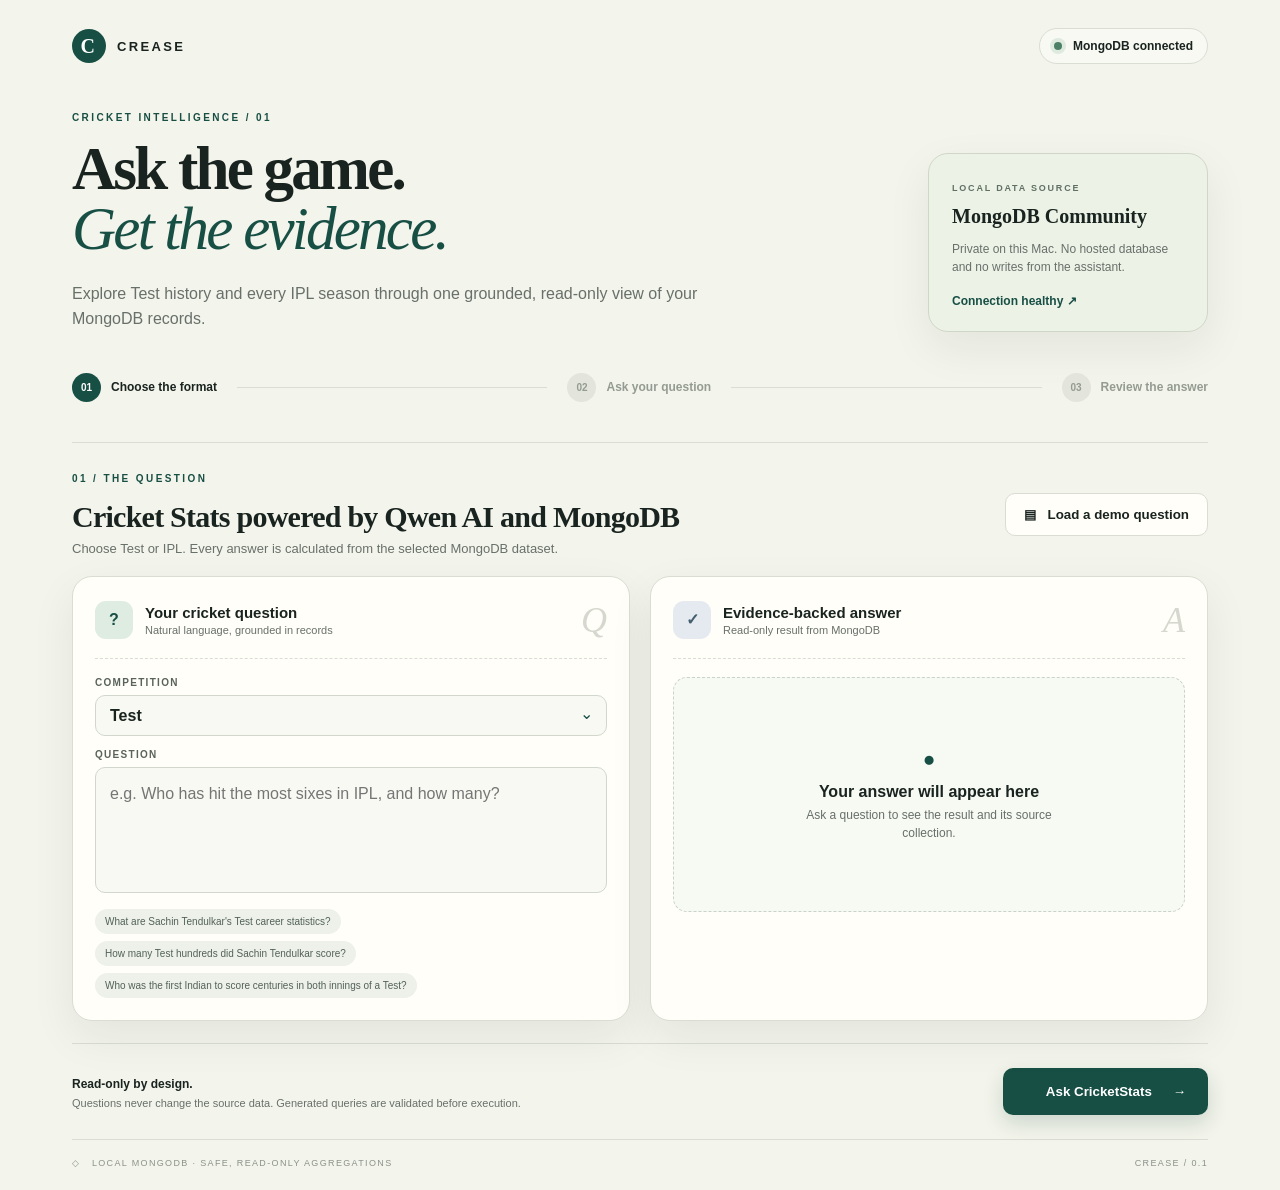
<file: src/cricketstats/web_static/index.html>
<!doctype html>
<html lang="en">
<head>
  <meta charset="utf-8">
  <meta name="viewport" content="width=device-width,initial-scale=1">
  <meta name="theme-color" content="#f3f4eb">
  <title>Crease — Cricket intelligence</title>
  <link rel="stylesheet" href="styles.css">
</head>
<body>
  <main class="shell">
    <nav>
      <a class="brand" href="#"><span class="brand-mark">C</span><span>CREASE</span></a>
      <div class="status"><span class="status-dot"></span> MongoDB connected</div>
    </nav>

    <section class="hero">
      <div>
        <p class="eyebrow">CRICKET INTELLIGENCE / 01</p>
        <h1>Ask the game.<br><em>Get the evidence.</em></h1>
        <p class="lede">Explore Test history and every IPL season through one grounded, read-only view of your MongoDB records.</p>
      </div>
      <aside class="connection-card">
        <span>LOCAL DATA SOURCE</span>
        <strong>MongoDB Community</strong>
        <p>Private on this Mac. No hosted database and no writes from the assistant.</p>
        <div>Connection healthy ↗</div>
      </aside>
    </section>

    <div class="steps" aria-label="Workflow">
      <div class="step active"><b>01</b><span>Choose the format</span></div>
      <div class="line"></div>
      <div class="step"><b>02</b><span>Ask your question</span></div>
      <div class="line"></div>
      <div class="step"><b>03</b><span>Review the answer</span></div>
    </div>

    <section class="workspace">
      <header class="section-head">
        <div><p class="eyebrow">01 / THE QUESTION</p><h2>Cricket Stats powered by Qwen AI and MongoDB</h2><p>Choose Test or IPL. Every answer is calculated from the selected MongoDB dataset.</p></div>
        <button class="demo-button" id="loadDemo">▤ &nbsp; Load a demo question</button>
      </header>

      <div class="cards">
        <article class="card question-card">
          <div class="card-title"><span class="icon green">?</span><div><strong>Your cricket question</strong><small>Natural language, grounded in records</small></div><span class="letter">Q</span></div>
          <label for="format">Competition</label>
          <div class="select-wrap"><select id="format"><option>Test</option><option>IPL</option></select></div>
          <label for="question">Question</label>
          <textarea id="question" rows="4" placeholder="e.g. Who has hit the most sixes in IPL, and how many?"></textarea>
          <div class="suggestions" id="suggestions"></div>
        </article>

        <article class="card answer-card" aria-live="polite">
          <div class="card-title"><span class="icon blue">✓</span><div><strong>Evidence-backed answer</strong><small>Read-only result from MongoDB</small></div><span class="letter">A</span></div>
          <div class="answer-empty" id="emptyState"><span class="ball">●</span><strong>Your answer will appear here</strong><p>Ask a question to see the result and its source collection.</p></div>
          <div class="answer-result hidden" id="resultState"><p class="answer-label">ANSWER</p><h3 id="answerText"></h3><div class="evidence"><span id="sourceText"></span><button id="detailsButton">View query details</button></div><pre id="queryDetails" class="hidden"></pre></div>
          <div class="loading hidden" id="loading"><span></span><span></span><span></span><p>Reading the scorebook…</p></div>
        </article>
      </div>

      <footer class="action-row">
        <div><strong>Read-only by design.</strong><p>Questions never change the source data. Generated queries are validated before execution.</p></div>
        <button id="askButton">Ask CricketStats <span>→</span></button>
      </footer>
    </section>
    <footer class="page-footer"><span>◇ &nbsp; LOCAL MONGODB · SAFE, READ-ONLY AGGREGATIONS</span><span>CREASE / 0.1</span></footer>
  </main>
  <script src="app.js"></script>
</body>
</html>
</file>
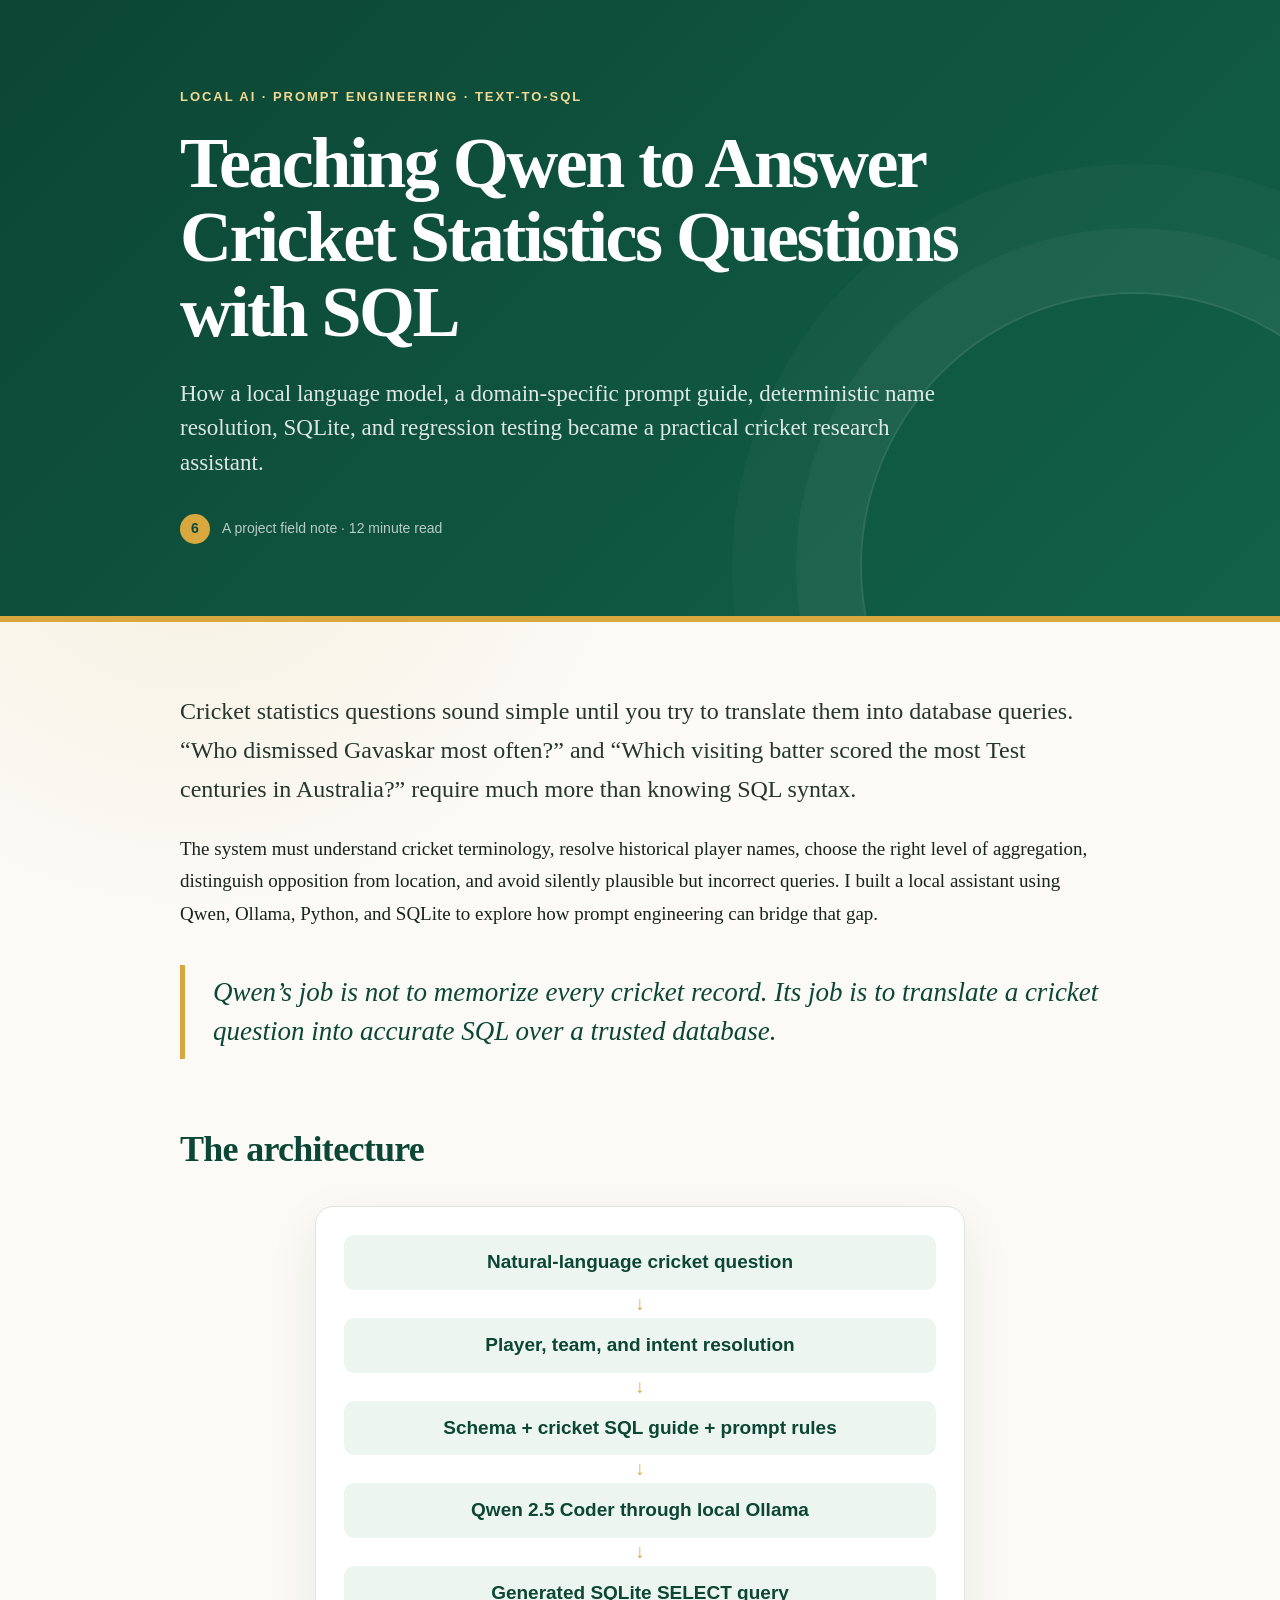
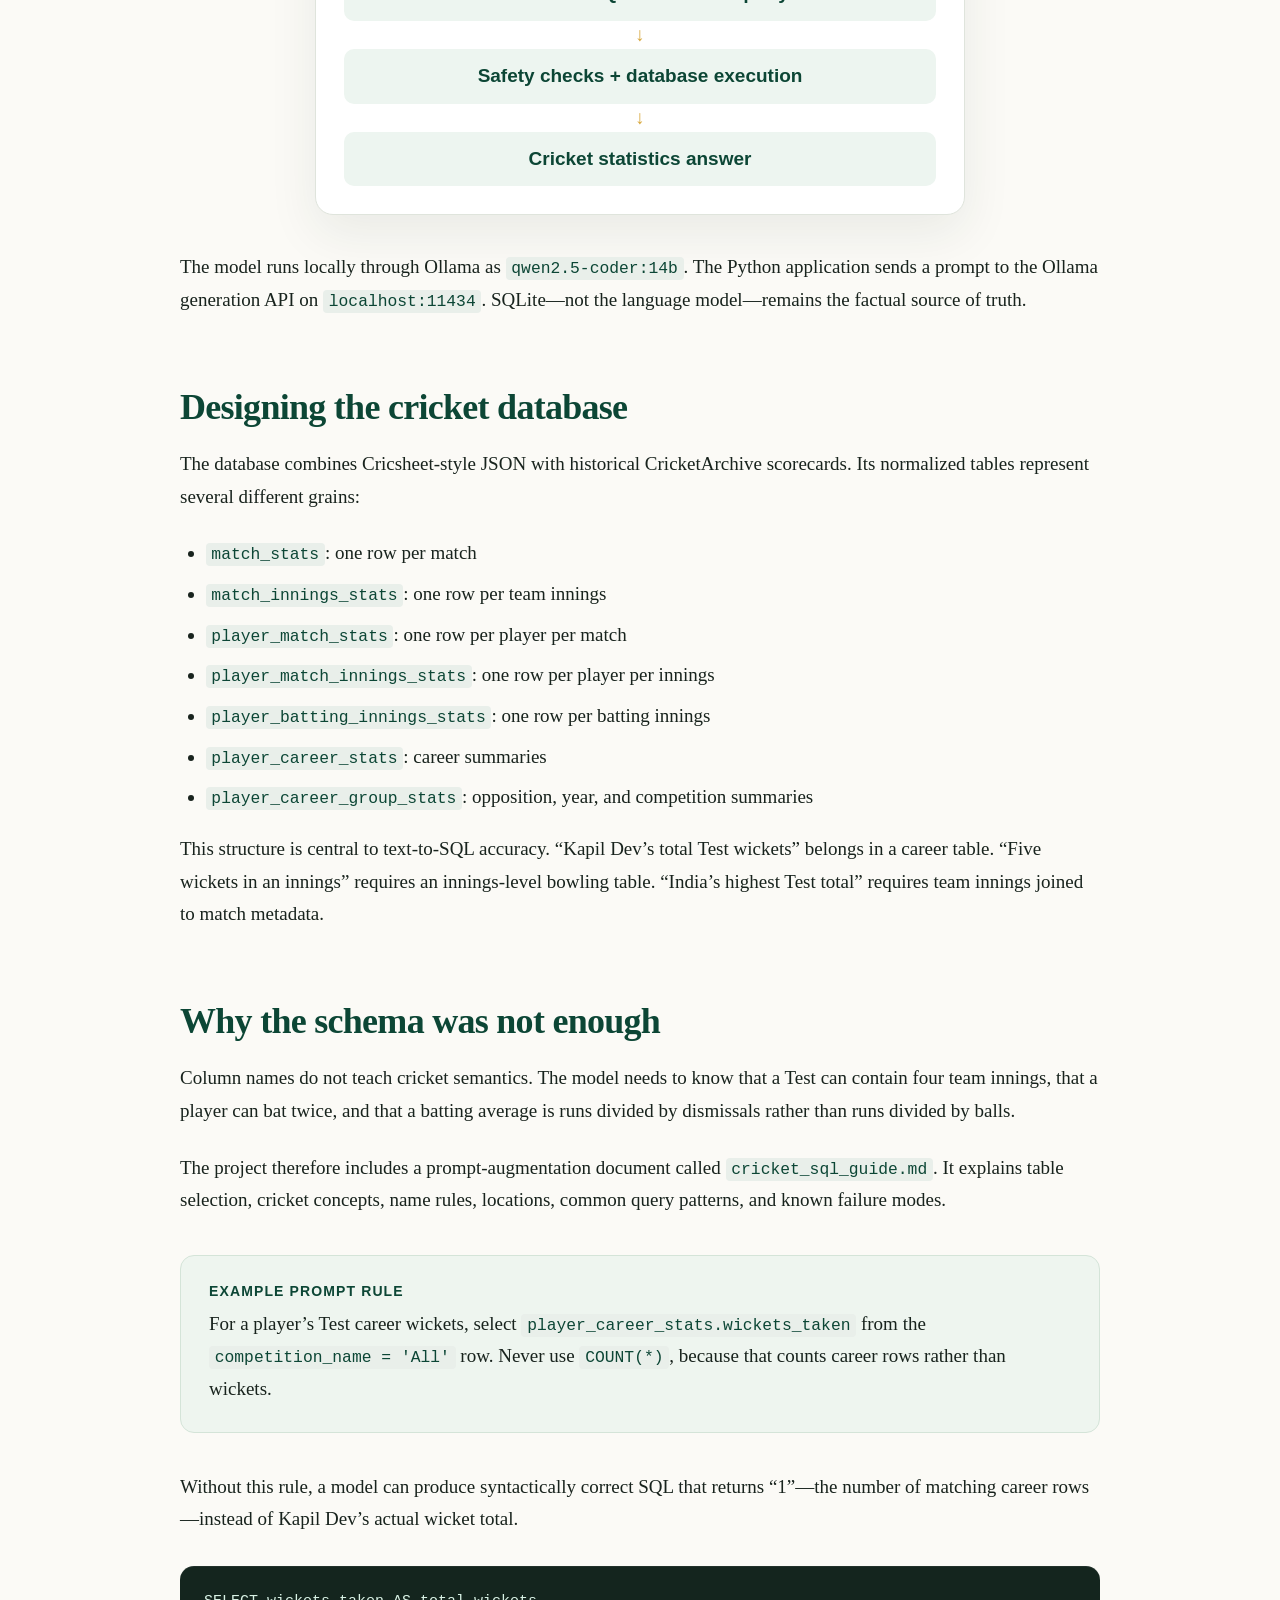
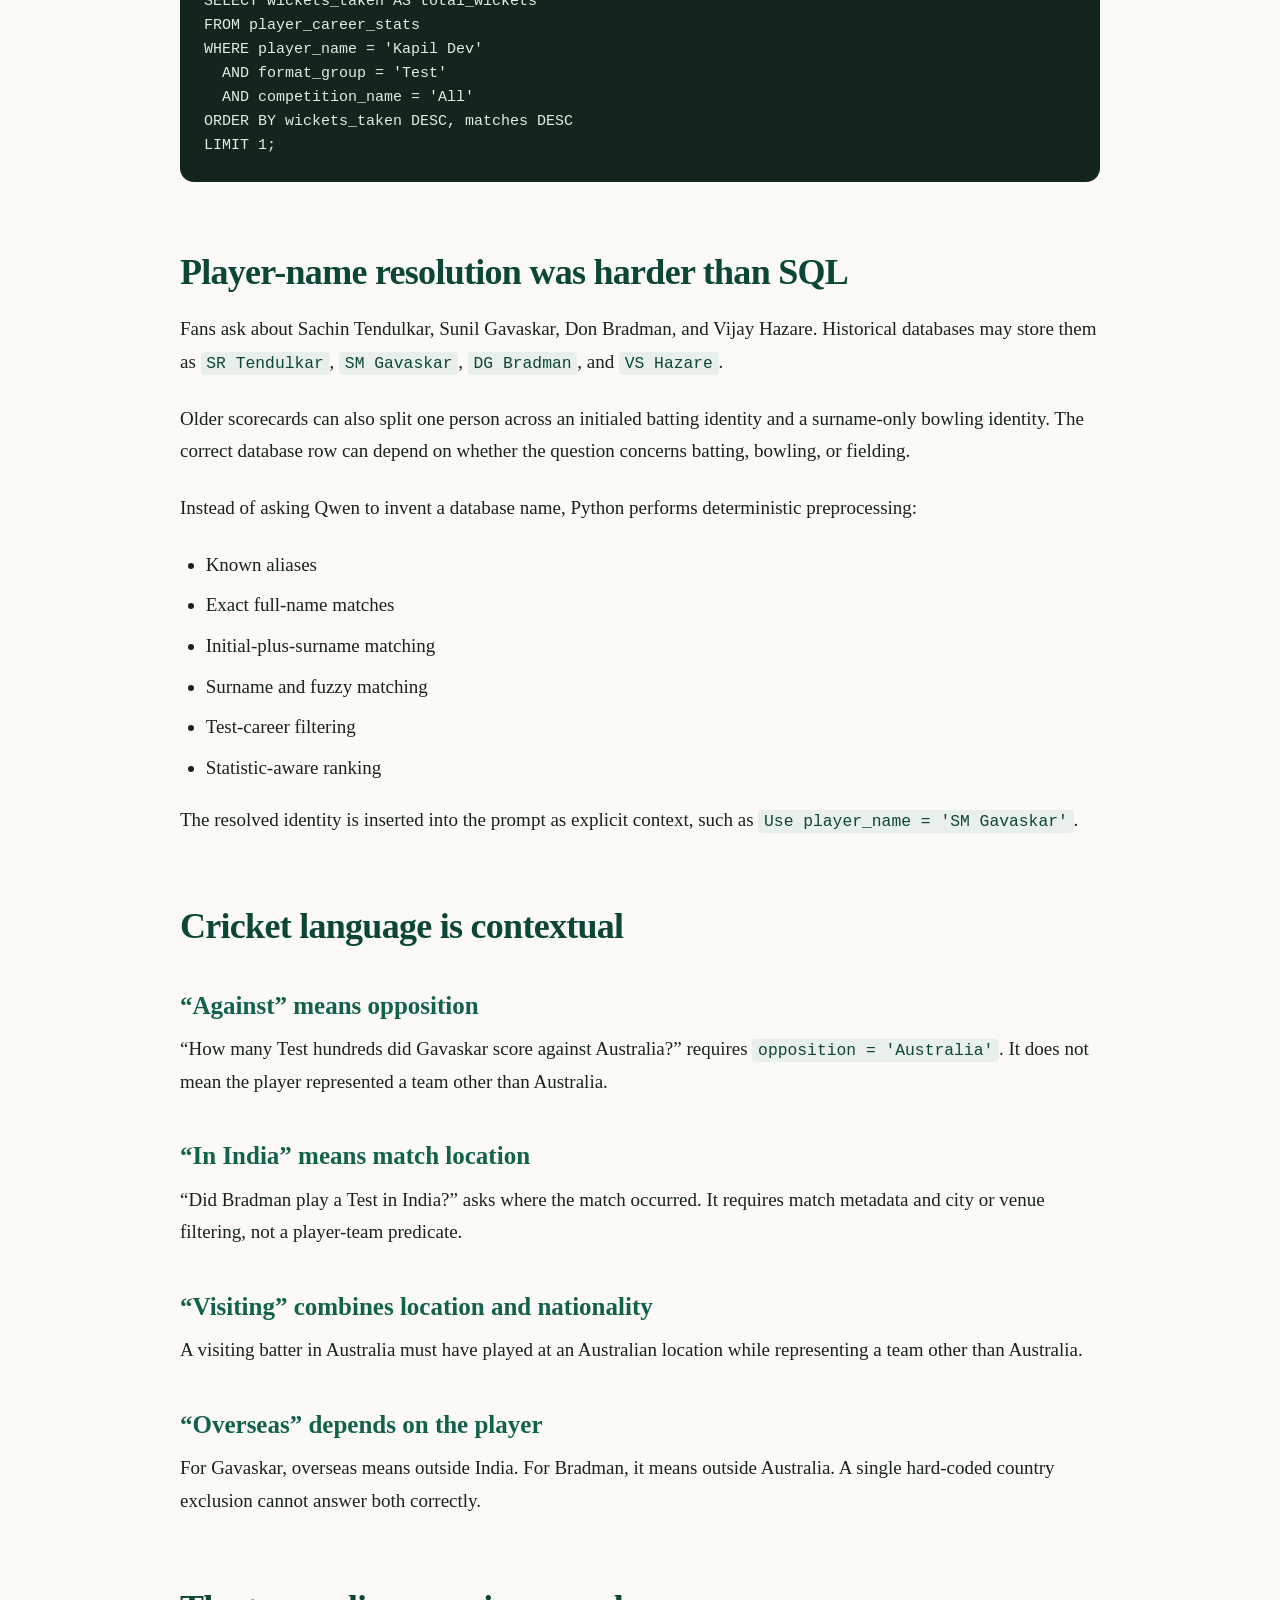
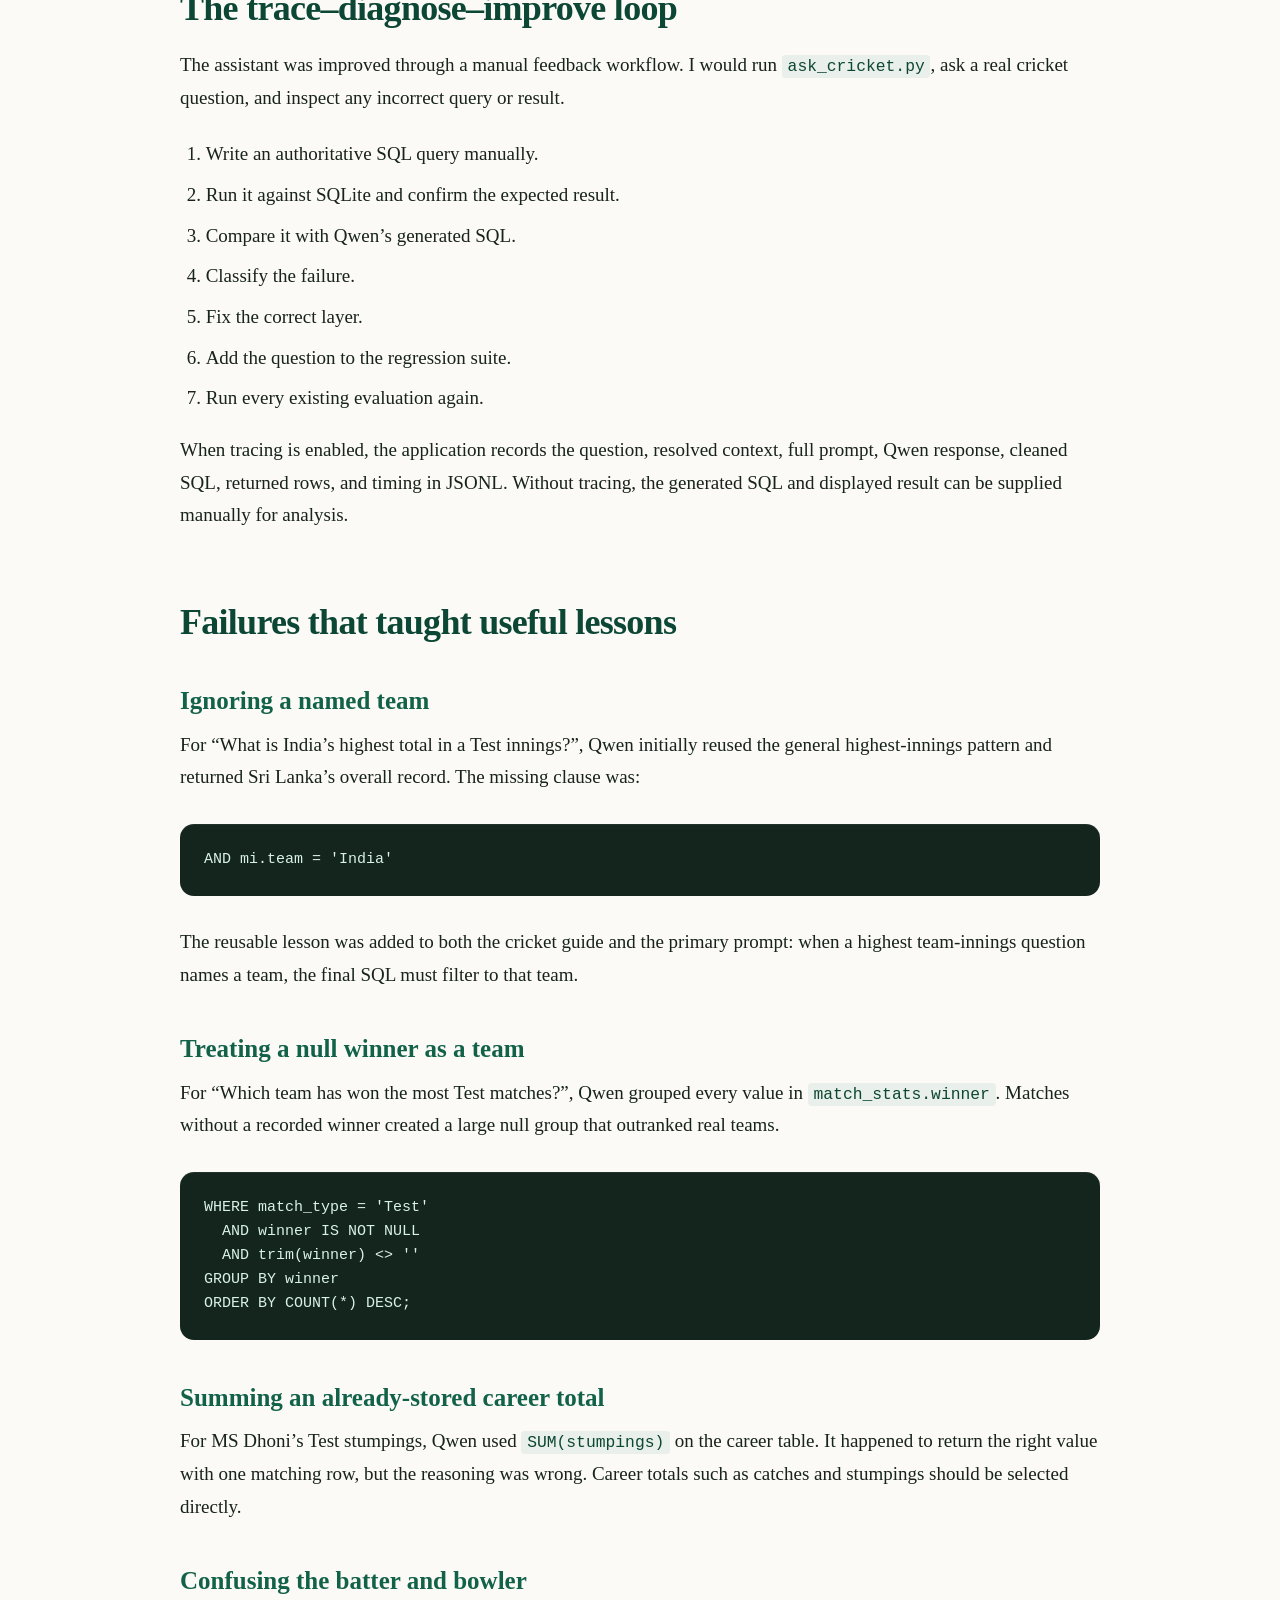
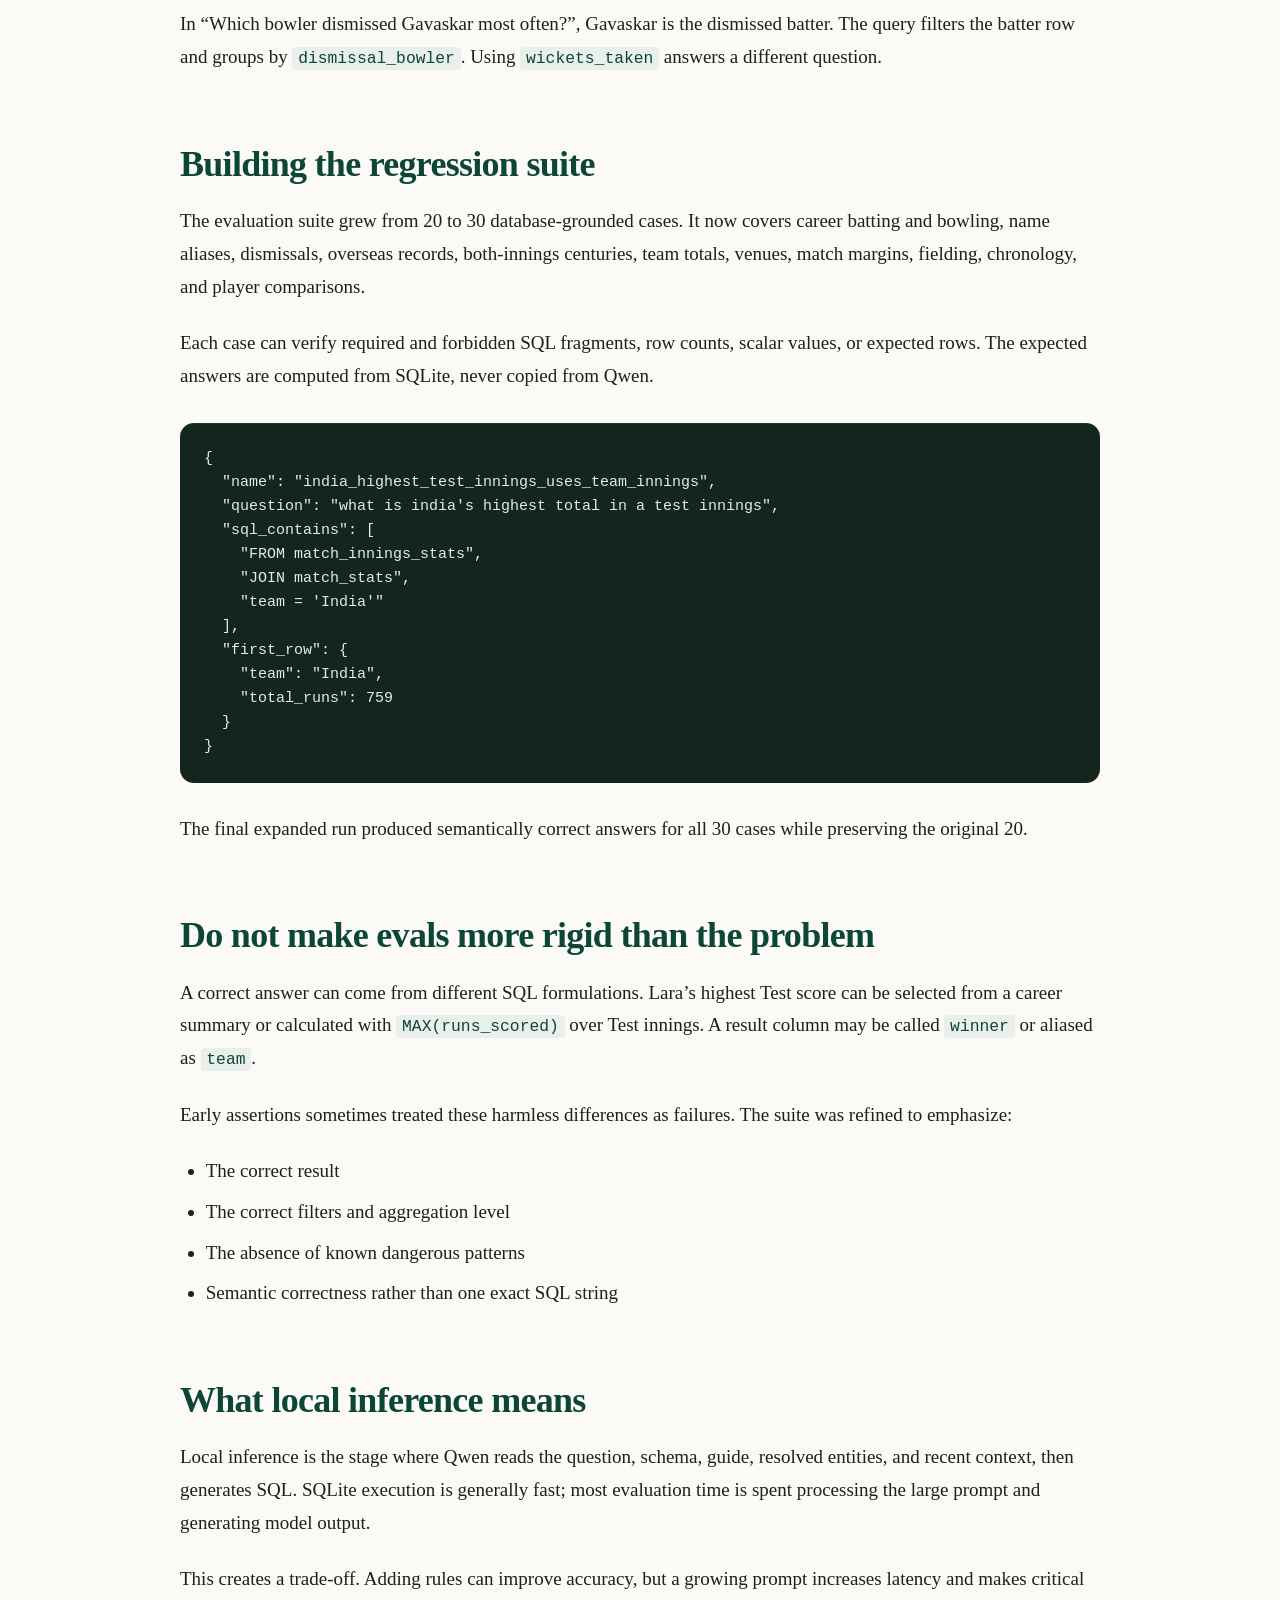
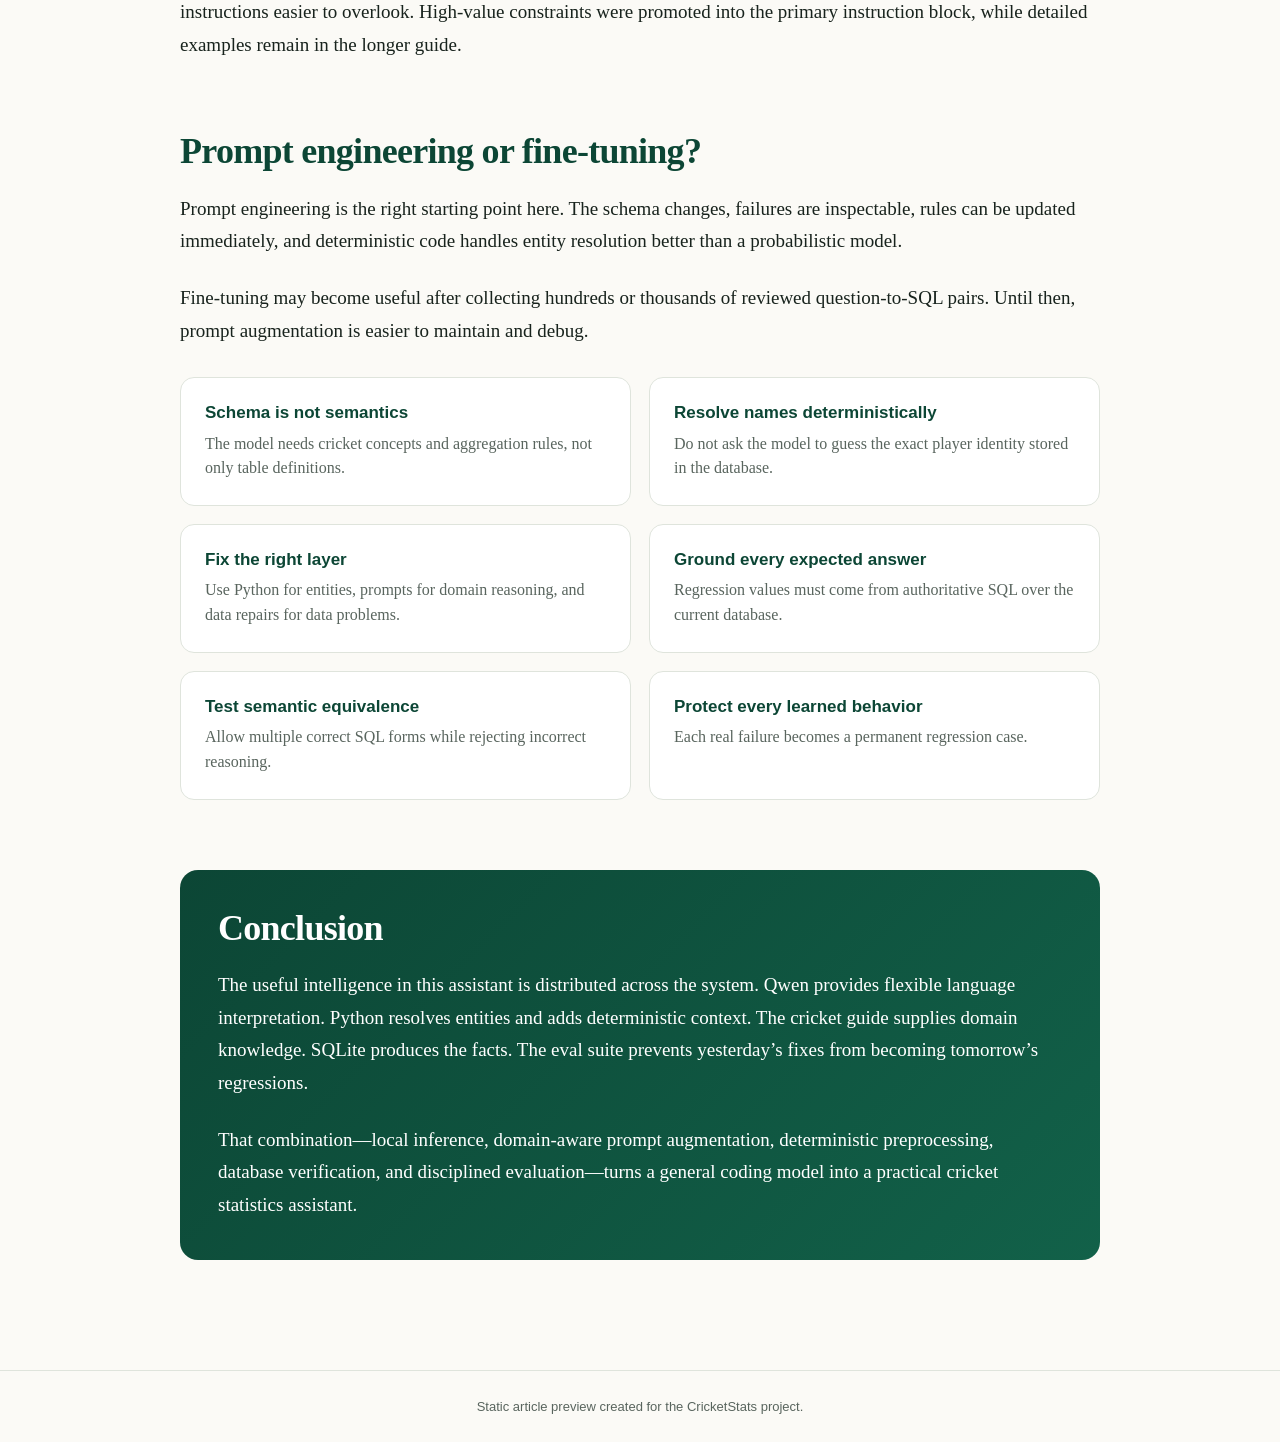
<file: qwen-cricket-stats-article.html>
<!doctype html>
<html lang="en">
<head>
  <meta charset="utf-8">
  <meta name="viewport" content="width=device-width, initial-scale=1">
  <meta name="description" content="How a local Qwen model, prompt engineering, SQLite, and regression testing power a cricket statistics assistant.">
  <title>Teaching Qwen to Answer Cricket Statistics Questions with SQL</title>
  <style>
    :root {
      --ink: #18231d;
      --muted: #59655e;
      --paper: #fbfaf6;
      --card: #ffffff;
      --green: #126149;
      --green-dark: #0c4635;
      --gold: #d8a83e;
      --line: #dfe4dc;
      --code: #14251e;
      --code-ink: #d9f2e5;
    }

    * { box-sizing: border-box; }

    html { scroll-behavior: smooth; }

    body {
      margin: 0;
      color: var(--ink);
      background:
        radial-gradient(circle at 15% 5%, rgba(216, 168, 62, .13), transparent 28rem),
        var(--paper);
      font-family: Georgia, "Times New Roman", serif;
      font-size: 19px;
      line-height: 1.72;
    }

    .hero {
      position: relative;
      overflow: hidden;
      color: white;
      background: linear-gradient(135deg, var(--green-dark), var(--green));
      border-bottom: 6px solid var(--gold);
    }

    .hero::after {
      content: "";
      position: absolute;
      inset: auto -8rem -14rem auto;
      width: 34rem;
      height: 34rem;
      border: 2px solid rgba(255,255,255,.12);
      border-radius: 50%;
      box-shadow: 0 0 0 4rem rgba(255,255,255,.035), 0 0 0 8rem rgba(255,255,255,.025);
    }

    .hero-inner, main {
      width: min(920px, calc(100% - 40px));
      margin: 0 auto;
    }

    .hero-inner {
      position: relative;
      z-index: 1;
      padding: 88px 0 72px;
    }

    .eyebrow {
      margin: 0 0 20px;
      color: #f1d991;
      font: 700 13px/1.4 Arial, sans-serif;
      letter-spacing: .15em;
      text-transform: uppercase;
    }

    h1 {
      max-width: 850px;
      margin: 0;
      font-size: clamp(42px, 7vw, 72px);
      line-height: 1.03;
      letter-spacing: -.035em;
    }

    .deck {
      max-width: 760px;
      margin: 28px 0 0;
      color: rgba(255,255,255,.86);
      font-size: 23px;
      line-height: 1.5;
    }

    .byline {
      display: flex;
      gap: 12px;
      align-items: center;
      margin-top: 34px;
      color: rgba(255,255,255,.7);
      font: 14px/1.4 Arial, sans-serif;
    }

    .ball {
      display: inline-grid;
      width: 30px;
      height: 30px;
      place-items: center;
      background: var(--gold);
      border-radius: 50%;
      color: var(--green-dark);
      font-weight: 800;
    }

    main { padding: 70px 0 110px; }

    .lead {
      color: #26362d;
      font-size: 24px;
      line-height: 1.62;
    }

    h2 {
      margin: 70px 0 20px;
      color: var(--green-dark);
      font-size: 36px;
      line-height: 1.15;
      letter-spacing: -.02em;
    }

    h3 {
      margin: 42px 0 12px;
      color: var(--green);
      font-size: 25px;
      line-height: 1.25;
    }

    p { margin: 0 0 24px; }

    ul, ol { padding-left: 1.35em; }
    li { margin: 8px 0; }

    blockquote {
      margin: 34px 0;
      padding: 8px 0 8px 28px;
      color: var(--green-dark);
      border-left: 5px solid var(--gold);
      font-size: 27px;
      font-style: italic;
      line-height: 1.45;
    }

    .pipeline {
      display: grid;
      gap: 0;
      max-width: 650px;
      margin: 36px auto;
      padding: 28px;
      background: var(--card);
      border: 1px solid var(--line);
      border-radius: 18px;
      box-shadow: 0 18px 50px rgba(22, 57, 42, .08);
      font-family: Arial, sans-serif;
      text-align: center;
    }

    .pipeline span {
      padding: 11px 16px;
      border-radius: 10px;
      background: #edf5f0;
      color: var(--green-dark);
      font-weight: 700;
    }

    .pipeline i {
      height: 28px;
      color: var(--gold);
      font-style: normal;
      line-height: 28px;
    }

    .callout {
      margin: 38px 0;
      padding: 26px 28px;
      background: #eef5ef;
      border: 1px solid #d4e4d8;
      border-radius: 14px;
    }

    .callout strong {
      display: block;
      margin-bottom: 6px;
      color: var(--green-dark);
      font: 700 14px/1.4 Arial, sans-serif;
      letter-spacing: .08em;
      text-transform: uppercase;
    }

    code {
      padding: .12em .35em;
      color: var(--green-dark);
      background: #e9efea;
      border-radius: 4px;
      font-size: .86em;
    }

    pre {
      overflow-x: auto;
      margin: 30px 0;
      padding: 24px;
      color: var(--code-ink);
      background: var(--code);
      border-radius: 14px;
      box-shadow: inset 0 1px rgba(255,255,255,.06);
      font: 15px/1.6 ui-monospace, SFMono-Regular, Menlo, Consolas, monospace;
    }

    pre code {
      padding: 0;
      color: inherit;
      background: transparent;
      font-size: inherit;
    }

    .lesson-grid {
      display: grid;
      grid-template-columns: repeat(2, minmax(0, 1fr));
      gap: 18px;
      margin: 30px 0;
    }

    .lesson {
      padding: 24px;
      background: var(--card);
      border: 1px solid var(--line);
      border-radius: 14px;
    }

    .lesson b {
      display: block;
      margin-bottom: 7px;
      color: var(--green-dark);
      font: 700 17px/1.3 Arial, sans-serif;
    }

    .lesson p {
      margin: 0;
      color: var(--muted);
      font-size: 16px;
      line-height: 1.55;
    }

    .closing {
      margin-top: 70px;
      padding: 38px;
      color: white;
      background: linear-gradient(135deg, var(--green-dark), var(--green));
      border-radius: 18px;
    }

    .closing h2 {
      margin-top: 0;
      color: white;
    }

    .closing p:last-child { margin-bottom: 0; }

    footer {
      padding: 26px 20px;
      color: var(--muted);
      border-top: 1px solid var(--line);
      font: 13px/1.5 Arial, sans-serif;
      text-align: center;
    }

    @media (max-width: 680px) {
      body { font-size: 18px; }
      .hero-inner { padding: 62px 0 54px; }
      main { padding-top: 50px; }
      .lesson-grid { grid-template-columns: 1fr; }
      .closing { padding: 28px; }
    }
  </style>
</head>
<body>
  <header class="hero">
    <div class="hero-inner">
      <p class="eyebrow">Local AI · Prompt Engineering · Text-to-SQL</p>
      <h1>Teaching Qwen to Answer Cricket Statistics Questions with SQL</h1>
      <p class="deck">How a local language model, a domain-specific prompt guide, deterministic name resolution, SQLite, and regression testing became a practical cricket research assistant.</p>
      <div class="byline"><span class="ball">6</span><span>A project field note · 12 minute read</span></div>
    </div>
  </header>

  <main>
    <p class="lead">Cricket statistics questions sound simple until you try to translate them into database queries. “Who dismissed Gavaskar most often?” and “Which visiting batter scored the most Test centuries in Australia?” require much more than knowing SQL syntax.</p>

    <p>The system must understand cricket terminology, resolve historical player names, choose the right level of aggregation, distinguish opposition from location, and avoid silently plausible but incorrect queries. I built a local assistant using Qwen, Ollama, Python, and SQLite to explore how prompt engineering can bridge that gap.</p>

    <blockquote>Qwen’s job is not to memorize every cricket record. Its job is to translate a cricket question into accurate SQL over a trusted database.</blockquote>

    <h2>The architecture</h2>

    <div class="pipeline" aria-label="Application data flow">
      <span>Natural-language cricket question</span><i>↓</i>
      <span>Player, team, and intent resolution</span><i>↓</i>
      <span>Schema + cricket SQL guide + prompt rules</span><i>↓</i>
      <span>Qwen 2.5 Coder through local Ollama</span><i>↓</i>
      <span>Generated SQLite SELECT query</span><i>↓</i>
      <span>Safety checks + database execution</span><i>↓</i>
      <span>Cricket statistics answer</span>
    </div>

    <p>The model runs locally through Ollama as <code>qwen2.5-coder:14b</code>. The Python application sends a prompt to the Ollama generation API on <code>localhost:11434</code>. SQLite—not the language model—remains the factual source of truth.</p>

    <h2>Designing the cricket database</h2>

    <p>The database combines Cricsheet-style JSON with historical CricketArchive scorecards. Its normalized tables represent several different grains:</p>

    <ul>
      <li><code>match_stats</code>: one row per match</li>
      <li><code>match_innings_stats</code>: one row per team innings</li>
      <li><code>player_match_stats</code>: one row per player per match</li>
      <li><code>player_match_innings_stats</code>: one row per player per innings</li>
      <li><code>player_batting_innings_stats</code>: one row per batting innings</li>
      <li><code>player_career_stats</code>: career summaries</li>
      <li><code>player_career_group_stats</code>: opposition, year, and competition summaries</li>
    </ul>

    <p>This structure is central to text-to-SQL accuracy. “Kapil Dev’s total Test wickets” belongs in a career table. “Five wickets in an innings” requires an innings-level bowling table. “India’s highest Test total” requires team innings joined to match metadata.</p>

    <h2>Why the schema was not enough</h2>

    <p>Column names do not teach cricket semantics. The model needs to know that a Test can contain four team innings, that a player can bat twice, and that a batting average is runs divided by dismissals rather than runs divided by balls.</p>

    <p>The project therefore includes a prompt-augmentation document called <code>cricket_sql_guide.md</code>. It explains table selection, cricket concepts, name rules, locations, common query patterns, and known failure modes.</p>

    <div class="callout">
      <strong>Example prompt rule</strong>
      For a player’s Test career wickets, select <code>player_career_stats.wickets_taken</code> from the <code>competition_name = 'All'</code> row. Never use <code>COUNT(*)</code>, because that counts career rows rather than wickets.
    </div>

    <p>Without this rule, a model can produce syntactically correct SQL that returns “1”—the number of matching career rows—instead of Kapil Dev’s actual wicket total.</p>

    <pre><code>SELECT wickets_taken AS total_wickets
FROM player_career_stats
WHERE player_name = 'Kapil Dev'
  AND format_group = 'Test'
  AND competition_name = 'All'
ORDER BY wickets_taken DESC, matches DESC
LIMIT 1;</code></pre>

    <h2>Player-name resolution was harder than SQL</h2>

    <p>Fans ask about Sachin Tendulkar, Sunil Gavaskar, Don Bradman, and Vijay Hazare. Historical databases may store them as <code>SR Tendulkar</code>, <code>SM Gavaskar</code>, <code>DG Bradman</code>, and <code>VS Hazare</code>.</p>

    <p>Older scorecards can also split one person across an initialed batting identity and a surname-only bowling identity. The correct database row can depend on whether the question concerns batting, bowling, or fielding.</p>

    <p>Instead of asking Qwen to invent a database name, Python performs deterministic preprocessing:</p>

    <ul>
      <li>Known aliases</li>
      <li>Exact full-name matches</li>
      <li>Initial-plus-surname matching</li>
      <li>Surname and fuzzy matching</li>
      <li>Test-career filtering</li>
      <li>Statistic-aware ranking</li>
    </ul>

    <p>The resolved identity is inserted into the prompt as explicit context, such as <code>Use player_name = 'SM Gavaskar'</code>.</p>

    <h2>Cricket language is contextual</h2>

    <h3>“Against” means opposition</h3>
    <p>“How many Test hundreds did Gavaskar score against Australia?” requires <code>opposition = 'Australia'</code>. It does not mean the player represented a team other than Australia.</p>

    <h3>“In India” means match location</h3>
    <p>“Did Bradman play a Test in India?” asks where the match occurred. It requires match metadata and city or venue filtering, not a player-team predicate.</p>

    <h3>“Visiting” combines location and nationality</h3>
    <p>A visiting batter in Australia must have played at an Australian location while representing a team other than Australia.</p>

    <h3>“Overseas” depends on the player</h3>
    <p>For Gavaskar, overseas means outside India. For Bradman, it means outside Australia. A single hard-coded country exclusion cannot answer both correctly.</p>

    <h2>The trace–diagnose–improve loop</h2>

    <p>The assistant was improved through a manual feedback workflow. I would run <code>ask_cricket.py</code>, ask a real cricket question, and inspect any incorrect query or result.</p>

    <ol>
      <li>Write an authoritative SQL query manually.</li>
      <li>Run it against SQLite and confirm the expected result.</li>
      <li>Compare it with Qwen’s generated SQL.</li>
      <li>Classify the failure.</li>
      <li>Fix the correct layer.</li>
      <li>Add the question to the regression suite.</li>
      <li>Run every existing evaluation again.</li>
    </ol>

    <p>When tracing is enabled, the application records the question, resolved context, full prompt, Qwen response, cleaned SQL, returned rows, and timing in JSONL. Without tracing, the generated SQL and displayed result can be supplied manually for analysis.</p>

    <h2>Failures that taught useful lessons</h2>

    <h3>Ignoring a named team</h3>
    <p>For “What is India’s highest total in a Test innings?”, Qwen initially reused the general highest-innings pattern and returned Sri Lanka’s overall record. The missing clause was:</p>

    <pre><code>AND mi.team = 'India'</code></pre>

    <p>The reusable lesson was added to both the cricket guide and the primary prompt: when a highest team-innings question names a team, the final SQL must filter to that team.</p>

    <h3>Treating a null winner as a team</h3>
    <p>For “Which team has won the most Test matches?”, Qwen grouped every value in <code>match_stats.winner</code>. Matches without a recorded winner created a large null group that outranked real teams.</p>

    <pre><code>WHERE match_type = 'Test'
  AND winner IS NOT NULL
  AND trim(winner) &lt;&gt; ''
GROUP BY winner
ORDER BY COUNT(*) DESC;</code></pre>

    <h3>Summing an already-stored career total</h3>
    <p>For MS Dhoni’s Test stumpings, Qwen used <code>SUM(stumpings)</code> on the career table. It happened to return the right value with one matching row, but the reasoning was wrong. Career totals such as catches and stumpings should be selected directly.</p>

    <h3>Confusing the batter and bowler</h3>
    <p>In “Which bowler dismissed Gavaskar most often?”, Gavaskar is the dismissed batter. The query filters the batter row and groups by <code>dismissal_bowler</code>. Using <code>wickets_taken</code> answers a different question.</p>

    <h2>Building the regression suite</h2>

    <p>The evaluation suite grew from 20 to 30 database-grounded cases. It now covers career batting and bowling, name aliases, dismissals, overseas records, both-innings centuries, team totals, venues, match margins, fielding, chronology, and player comparisons.</p>

    <p>Each case can verify required and forbidden SQL fragments, row counts, scalar values, or expected rows. The expected answers are computed from SQLite, never copied from Qwen.</p>

    <pre><code>{
  "name": "india_highest_test_innings_uses_team_innings",
  "question": "what is india's highest total in a test innings",
  "sql_contains": [
    "FROM match_innings_stats",
    "JOIN match_stats",
    "team = 'India'"
  ],
  "first_row": {
    "team": "India",
    "total_runs": 759
  }
}</code></pre>

    <p>The final expanded run produced semantically correct answers for all 30 cases while preserving the original 20.</p>

    <h2>Do not make evals more rigid than the problem</h2>

    <p>A correct answer can come from different SQL formulations. Lara’s highest Test score can be selected from a career summary or calculated with <code>MAX(runs_scored)</code> over Test innings. A result column may be called <code>winner</code> or aliased as <code>team</code>.</p>

    <p>Early assertions sometimes treated these harmless differences as failures. The suite was refined to emphasize:</p>

    <ul>
      <li>The correct result</li>
      <li>The correct filters and aggregation level</li>
      <li>The absence of known dangerous patterns</li>
      <li>Semantic correctness rather than one exact SQL string</li>
    </ul>

    <h2>What local inference means</h2>

    <p>Local inference is the stage where Qwen reads the question, schema, guide, resolved entities, and recent context, then generates SQL. SQLite execution is generally fast; most evaluation time is spent processing the large prompt and generating model output.</p>

    <p>This creates a trade-off. Adding rules can improve accuracy, but a growing prompt increases latency and makes critical instructions easier to overlook. High-value constraints were promoted into the primary instruction block, while detailed examples remain in the longer guide.</p>

    <h2>Prompt engineering or fine-tuning?</h2>

    <p>Prompt engineering is the right starting point here. The schema changes, failures are inspectable, rules can be updated immediately, and deterministic code handles entity resolution better than a probabilistic model.</p>

    <p>Fine-tuning may become useful after collecting hundreds or thousands of reviewed question-to-SQL pairs. Until then, prompt augmentation is easier to maintain and debug.</p>

    <div class="lesson-grid">
      <div class="lesson"><b>Schema is not semantics</b><p>The model needs cricket concepts and aggregation rules, not only table definitions.</p></div>
      <div class="lesson"><b>Resolve names deterministically</b><p>Do not ask the model to guess the exact player identity stored in the database.</p></div>
      <div class="lesson"><b>Fix the right layer</b><p>Use Python for entities, prompts for domain reasoning, and data repairs for data problems.</p></div>
      <div class="lesson"><b>Ground every expected answer</b><p>Regression values must come from authoritative SQL over the current database.</p></div>
      <div class="lesson"><b>Test semantic equivalence</b><p>Allow multiple correct SQL forms while rejecting incorrect reasoning.</p></div>
      <div class="lesson"><b>Protect every learned behavior</b><p>Each real failure becomes a permanent regression case.</p></div>
    </div>

    <section class="closing">
      <h2>Conclusion</h2>
      <p>The useful intelligence in this assistant is distributed across the system. Qwen provides flexible language interpretation. Python resolves entities and adds deterministic context. The cricket guide supplies domain knowledge. SQLite produces the facts. The eval suite prevents yesterday’s fixes from becoming tomorrow’s regressions.</p>
      <p>That combination—local inference, domain-aware prompt augmentation, deterministic preprocessing, database verification, and disciplined evaluation—turns a general coding model into a practical cricket statistics assistant.</p>
    </section>
  </main>

  <footer>Static article preview created for the CricketStats project.</footer>
</body>
</html>
</file>
<file: src/cricketstats/web_static/styles.css>
:root{--ink:#19231f;--muted:#68706a;--paper:#f3f4eb;--card:#fffef8;--line:#d9ddd2;--green:#174f45;--sage:#dfece1;--blue:#435d6d;--blue-soft:#e5eaf0;--shadow:0 16px 45px rgba(31,49,41,.07)}
*{box-sizing:border-box}body{margin:0;background:var(--paper);color:var(--ink);font-family:Inter,ui-sans-serif,-apple-system,BlinkMacSystemFont,"Segoe UI",sans-serif}.shell{max-width:1220px;margin:auto;padding:28px 42px 22px}nav{display:flex;justify-content:space-between;align-items:center;padding-bottom:30px}.brand{display:flex;align-items:center;gap:11px;color:var(--ink);text-decoration:none;font-size:13px;font-weight:800;letter-spacing:.18em}.brand-mark{display:grid;place-items:center;width:34px;height:34px;border-radius:50%;background:var(--green);color:white;font-family:Georgia,serif;font-size:20px}.status{border:1px solid var(--line);background:rgba(255,255,255,.45);padding:10px 14px;border-radius:999px;font-size:12px;font-weight:650}.status-dot{display:inline-block;width:8px;height:8px;border-radius:50%;background:#4b8066;margin-right:8px;box-shadow:0 0 0 4px #dfeadf}.hero{display:grid;grid-template-columns:1fr 280px;gap:80px;align-items:end;padding:18px 0 36px}.eyebrow{font-size:10px;font-weight:800;letter-spacing:.24em;color:var(--green);margin:0 0 16px}.hero h1{font-family:Georgia,"Times New Roman",serif;font-size:61px;line-height:.98;letter-spacing:-.045em;margin:0;max-width:750px}.hero h1 em{font-weight:400;color:var(--green)}.lede{color:var(--muted);font-size:16px;line-height:1.6;max-width:650px;margin:22px 0 0}.connection-card{border:1px solid #cfd8c8;border-radius:20px;background:#edf2e7;padding:23px;box-shadow:var(--shadow)}.connection-card span{font-size:9px;letter-spacing:.2em;color:#617064;font-weight:800}.connection-card strong{display:block;font-family:Georgia,serif;font-size:20px;margin:10px 0}.connection-card p{color:var(--muted);font-size:12px;line-height:1.55}.connection-card div{color:var(--green);font-size:12px;font-weight:800;margin-top:17px}.steps{display:flex;align-items:center;margin:5px 0 40px}.step{display:flex;align-items:center;gap:10px;white-space:nowrap;color:#949b92;font-size:12px;font-weight:700}.step b{display:grid;place-items:center;border-radius:50%;width:29px;height:29px;background:#e3e5dc;font-size:10px}.step.active{color:var(--ink)}.step.active b{background:var(--green);color:white}.steps .line{height:1px;background:var(--line);flex:1;margin:0 20px}.workspace{border-top:1px solid var(--line);padding-top:30px}.section-head{display:flex;align-items:center;justify-content:space-between;margin-bottom:20px}.section-head h2{font-family:Georgia,serif;font-size:30px;letter-spacing:-.025em;margin:0 0 7px}.section-head p:not(.eyebrow){margin:0;color:var(--muted);font-size:13px}.demo-button{border:1px solid var(--line);background:var(--card);border-radius:10px;padding:13px 18px;color:var(--ink);font-weight:700;cursor:pointer}.cards{display:grid;grid-template-columns:1fr 1fr;gap:20px}.card{min-height:350px;border:1px solid var(--line);border-radius:20px;background:var(--card);padding:22px;box-shadow:var(--shadow);position:relative}.card-title{display:flex;align-items:center;gap:12px;border-bottom:1px dashed var(--line);padding-bottom:17px;margin-bottom:18px}.card-title strong,.card-title small{display:block}.card-title strong{font-size:15px}.card-title small{font-size:11px;color:var(--muted);margin-top:3px}.icon{width:38px;height:38px;display:grid;place-items:center;border-radius:11px;font-weight:800}.icon.green{background:var(--sage);color:var(--green)}.icon.blue{background:var(--blue-soft);color:var(--blue)}.letter{font:italic 36px Georgia,serif;color:#d6d8cf;margin-left:auto}label{display:block;font-size:10px;font-weight:800;letter-spacing:.13em;color:#59635c;margin:13px 0 7px;text-transform:uppercase}.select-wrap{position:relative}.select-wrap:after{content:"⌄";position:absolute;right:14px;top:9px;pointer-events:none;color:var(--green)}select,textarea{width:100%;border:1px solid #d1d7cc;background:#f8f9f3;border-radius:10px;color:var(--ink);font:inherit;outline:none}select{appearance:none;padding:11px 14px;font-weight:700}textarea{padding:14px;resize:none;line-height:1.5}select:focus,textarea:focus{border-color:#6d9184;box-shadow:0 0 0 3px rgba(44,97,80,.1)}.suggestions{display:flex;gap:7px;flex-wrap:wrap;margin-top:12px}.suggestions button{border:0;border-radius:999px;background:#edf1e9;color:#526158;padding:7px 10px;font-size:10px;cursor:pointer}.answer-empty{height:235px;border:1px dashed #cad3c7;border-radius:14px;background:#f7f9f3;display:flex;flex-direction:column;align-items:center;justify-content:center;text-align:center}.answer-empty .ball{color:var(--green);font-size:21px}.answer-empty strong{margin:12px 0 5px}.answer-empty p{color:var(--muted);font-size:12px;margin:0;max-width:250px;line-height:1.5}.answer-result{padding:18px 10px}.answer-label{font-size:9px;letter-spacing:.2em;font-weight:800;color:var(--green)}.answer-result h3{font:30px/1.25 Georgia,serif;margin:12px 0 28px}.evidence{border-top:1px solid var(--line);padding-top:15px;display:flex;align-items:center;justify-content:space-between;color:var(--muted);font-size:11px}.evidence button{border:0;background:none;color:var(--green);font-weight:750;cursor:pointer}.answer-result pre{max-height:105px;overflow:auto;font-size:9px;background:#19231f;color:#e9eee7;padding:10px;border-radius:8px}.loading{height:230px;display:flex;align-items:center;justify-content:center;gap:7px;position:relative}.loading span{width:9px;height:9px;border-radius:50%;background:var(--green);animation:pulse 1s infinite alternate}.loading span:nth-child(2){animation-delay:.2s}.loading span:nth-child(3){animation-delay:.4s}.loading p{position:absolute;top:145px;color:var(--muted);font-size:12px}@keyframes pulse{to{opacity:.2;transform:translateY(-5px)}}.action-row{border-top:1px solid var(--line);border-bottom:1px solid var(--line);display:flex;justify-content:space-between;align-items:center;margin-top:22px;padding:24px 0}.action-row strong{font-size:12px}.action-row p{margin:5px 0 0;color:var(--muted);font-size:11px}.action-row>button{background:var(--green);color:white;border:0;border-radius:10px;padding:16px 22px;font-weight:800;min-width:205px;cursor:pointer;box-shadow:0 8px 20px rgba(23,79,69,.18)}.action-row>button:hover{background:#103f37}.action-row>button:disabled{background:#98aaa4;cursor:wait}.action-row>button span{float:right}.page-footer{display:flex;justify-content:space-between;color:#8a928a;font-size:9px;letter-spacing:.15em;padding-top:18px}.hidden{display:none!important}@media(max-width:800px){.shell{padding:20px}.hero{grid-template-columns:1fr}.hero h1{font-size:44px}.connection-card{display:none}.cards{grid-template-columns:1fr}.steps .line{margin:0 8px}.step span{display:none}.section-head{align-items:flex-end}.section-head p:not(.eyebrow){display:none}.action-row>div{max-width:55%}}
</file>
